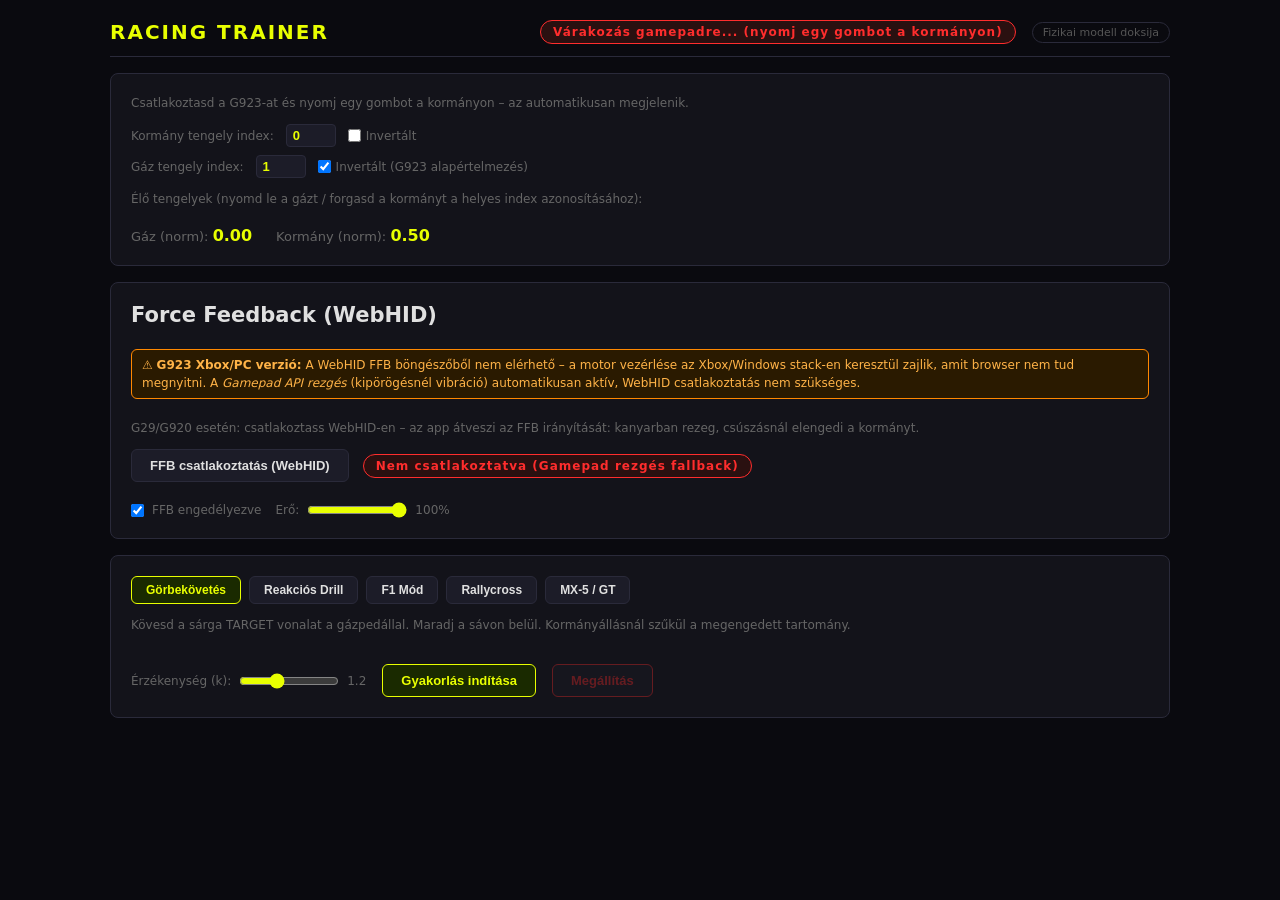
<file: index.html>
<!DOCTYPE html>
<html lang="hu">
<head>
  <meta charset="UTF-8">
  <meta name="viewport" content="width=device-width, initial-scale=1.0">
  <title>Racing Trainer</title>
  <link rel="stylesheet" href="style.css">
</head>
<body>
  <div id="app">
    <header>
      <h1>Racing Trainer</h1>
      <div style="display:flex;align-items:center;gap:16px">
        <div id="device-status" class="status disconnected">Várakozás gamepadre...</div>
        <a href="docs.html" target="_blank" style="font-size:11px;color:#555;text-decoration:none;border:1px solid #2a2a3a;padding:3px 10px;border-radius:12px" onmouseover="this.style.color='#e8ff00'" onmouseout="this.style.color='#555'">Fizikai modell doksija</a>
      </div>
    </header>

    <!-- Setup: axis config -->
    <div id="setup-panel" class="panel">
      <p class="hint">Csatlakoztasd a G923-at és nyomj egy gombot a kormányon – az automatikusan megjelenik.</p>

      <div class="axis-config">
        <div class="axis-row">
          <span>Kormány tengely index:</span>
          <input type="number" id="axis-steer" value="0" min="0" max="15" style="width:50px">
          <label class="inv-label"><input type="checkbox" id="axis-steer-inv"> Invertált</label>
        </div>
        <div class="axis-row">
          <span>Gáz tengely index:</span>
          <input type="number" id="axis-throttle" value="1" min="0" max="15" style="width:50px">
          <label class="inv-label"><input type="checkbox" id="axis-throttle-inv" checked> Invertált (G923 alapértelmezés)</label>
        </div>
      </div>

      <!-- Live axis viewer -->
      <div id="axis-viewer">
        <p class="hint">Élő tengelyek (nyomd le a gázt / forgasd a kormányt a helyes index azonosításához):</p>
        <div id="axis-bars"></div>
      </div>

      <div class="norm-display">
        <span>Gáz (norm): <strong id="disp-throttle">0.00</strong></span>
        <span>Kormány (norm): <strong id="disp-steering">0.50</strong></span>
      </div>
    </div>

    <!-- Force Feedback panel -->
    <div id="ffb-panel" class="panel">
      <h2 style="margin:0 0 10px">Force Feedback (WebHID)</h2>
      <p class="hint" style="background:#2a1a00;border:1px solid #ff8800;color:#ffb347;padding:6px 10px;border-radius:6px;margin-bottom:8px">
        ⚠ <strong>G923 Xbox/PC verzió:</strong> A WebHID FFB böngészőből nem elérhető – a motor vezérlése az Xbox/Windows stack-en keresztül zajlik, amit browser nem tud megnyitni. A <em>Gamepad API rezgés</em> (kipörögésnél vibráció) automatikusan aktív, WebHID csatlakoztatás nem szükséges.
      </p>
      <p class="hint">G29/G920 esetén: csatlakoztass WebHID-en – az app átveszi az FFB irányítását: kanyarban rezeg, csúszásnál elengedi a kormányt.</p>
      <div style="display:flex;align-items:center;gap:14px;flex-wrap:wrap;margin-bottom:8px">
        <button id="btn-ffb-connect">FFB csatlakoztatás (WebHID)</button>
        <div id="ffb-status" class="status disconnected">Nem csatlakoztatva (Gamepad rezgés fallback)</div>
      </div>
      <div style="display:flex;align-items:center;gap:14px;flex-wrap:wrap">
        <label><input type="checkbox" id="ffb-enabled" checked> FFB engedélyezve</label>
        <label>Erő:
          <input type="range" id="ffb-strength" min="0" max="1" step="0.05" value="1">
          <span id="ffb-strength-val">100%</span>
        </label>
      </div>
    </div>

    <div id="mode-panel" class="panel">
      <div class="mode-tabs">
        <button class="tab active" data-mode="curve">Görbekövetés</button>
        <button class="tab" data-mode="reaction">Reakciós Drill</button>
        <button class="tab" data-mode="f1">F1 Mód</button>
        <button class="tab" data-mode="rallycross">Rallycross</button>
        <button class="tab" data-mode="mx5">MX-5 / GT</button>
      </div>
      <div id="mode-desc" class="mode-desc"></div>
      <div class="mode-controls">
        <label>Érzékenység (k): <input type="range" id="sensitivity" min="0.5" max="2.5" step="0.1" value="1.2"><span id="sensitivity-val">1.2</span></label>
        <button id="btn-start">Gyakorlás indítása</button>
        <button id="btn-stop" disabled>Megállítás</button>
      </div>
    </div>

    <div id="canvas-area" class="hidden">
      <canvas id="main-canvas"></canvas>
      <div id="overlay-msg" class="overlay-msg hidden"></div>
    </div>

    <div id="stats-panel" class="panel hidden">
      <h2>Statisztika</h2>
      <div class="stats-grid">
        <div><label>Pontosság</label><span id="stat-accuracy">-</span></div>
        <div><label>Kipörgések</label><span id="stat-spins">-</span></div>
        <div><label>Legjobb sorozat</label><span id="stat-streak">-</span></div>
        <div><label>Reakcióidő átlag</label><span id="stat-reaction">-</span></div>
      </div>
      <button id="btn-export">Exportálás JSON-ba</button>
    </div>
  </div>

  <script type="module" src="js/main.js"></script>
</body>
</html>
</file>
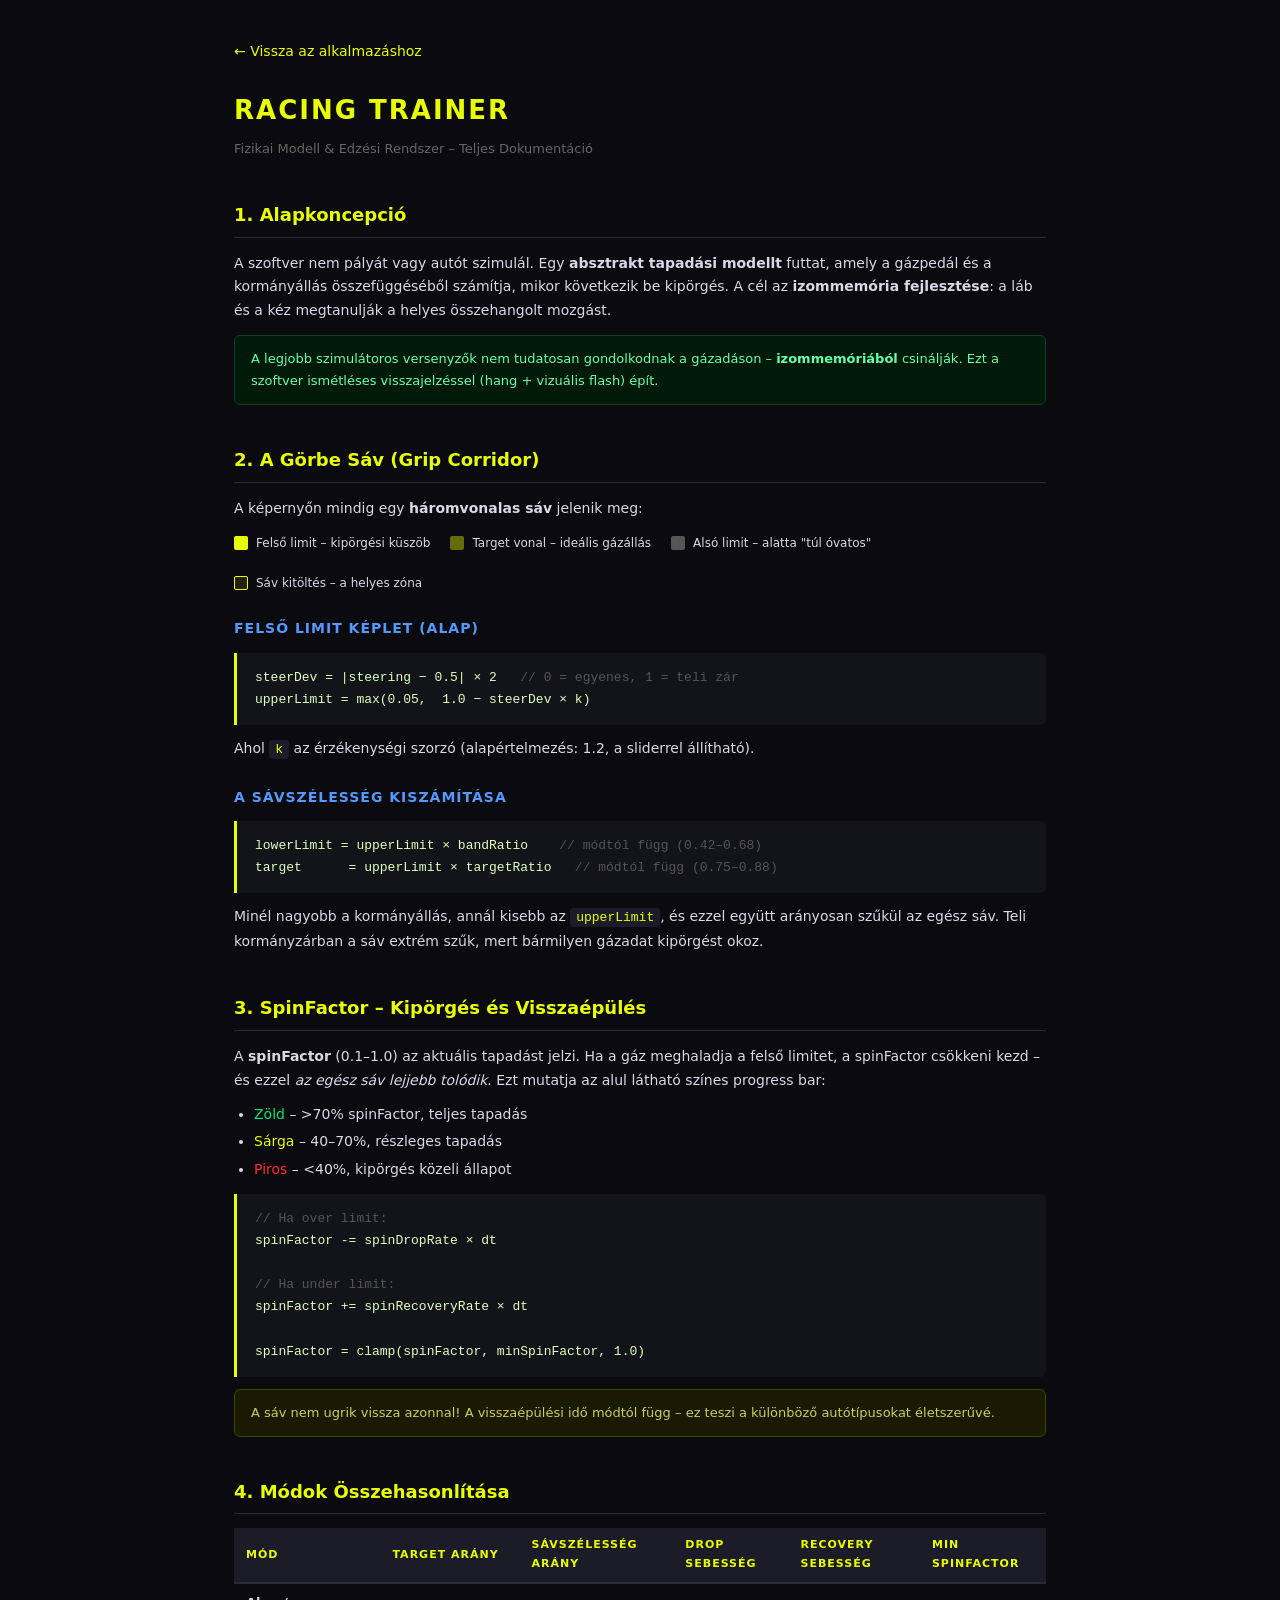
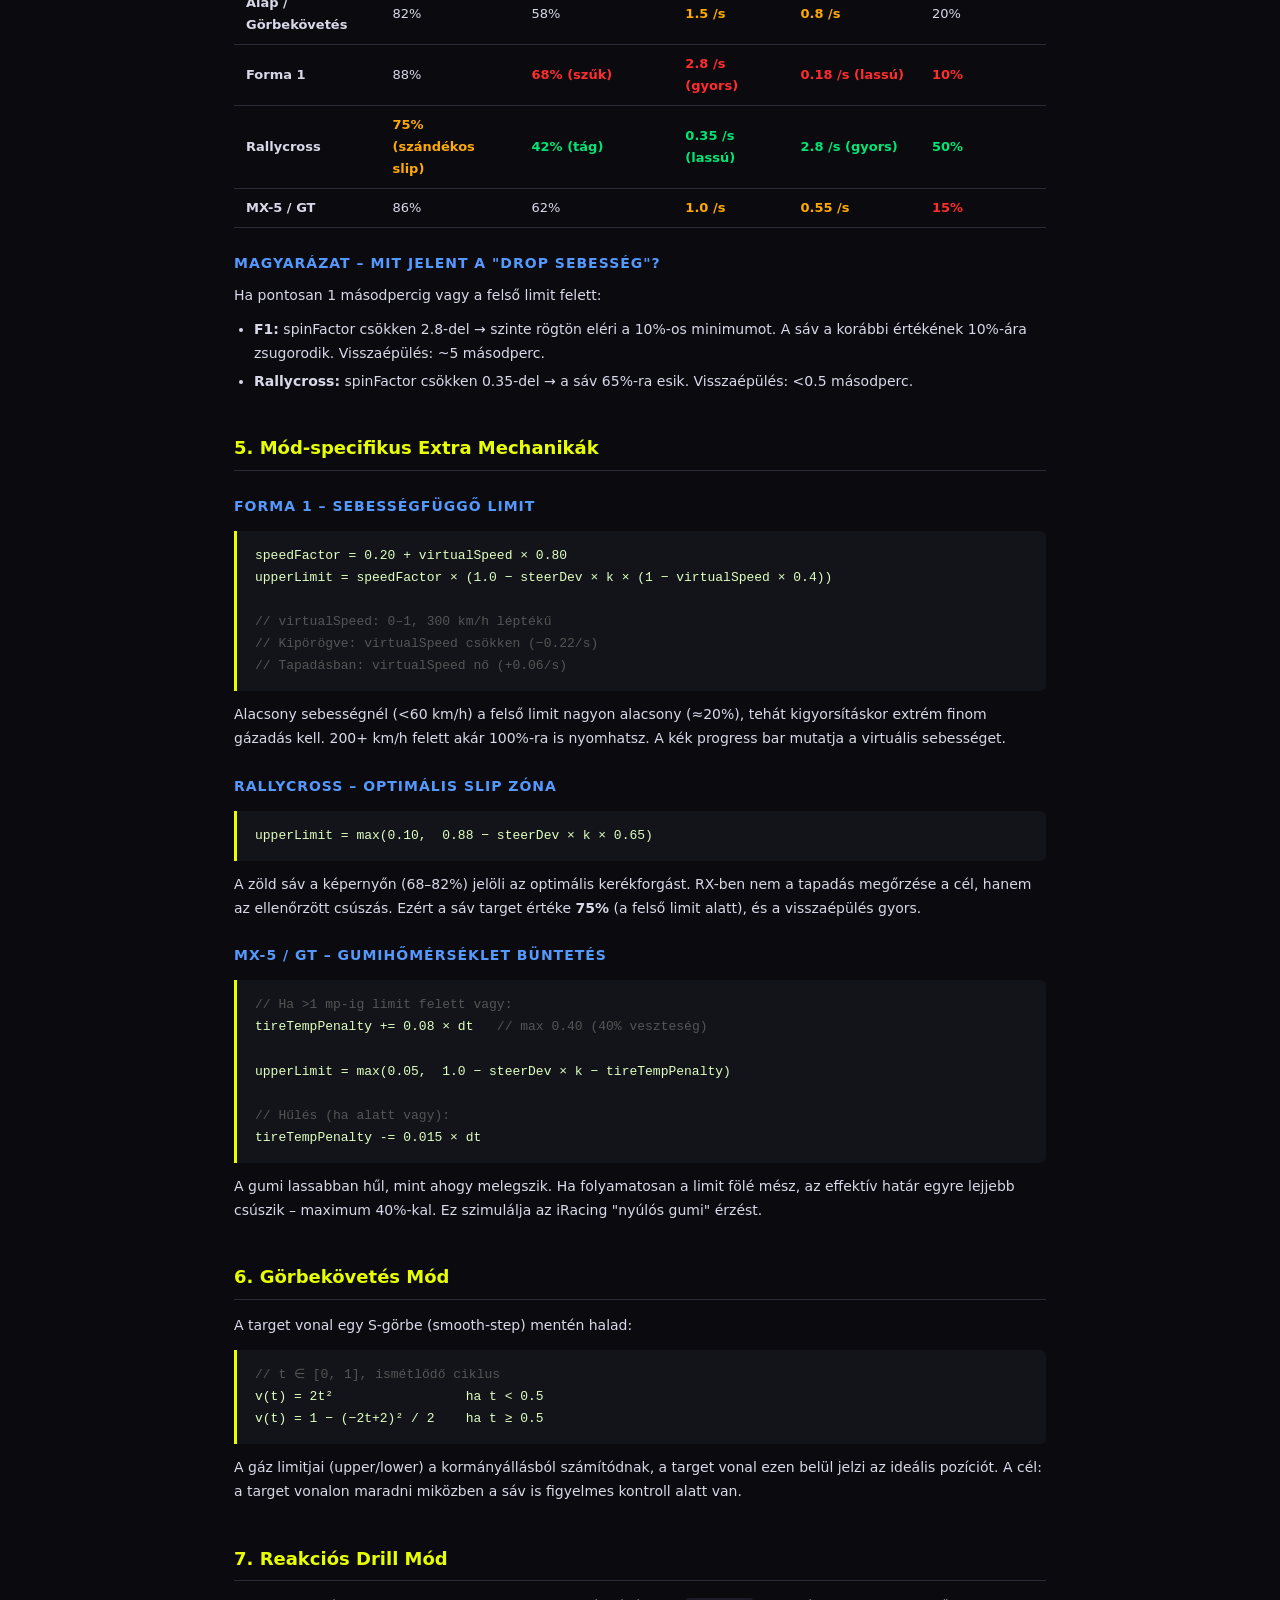
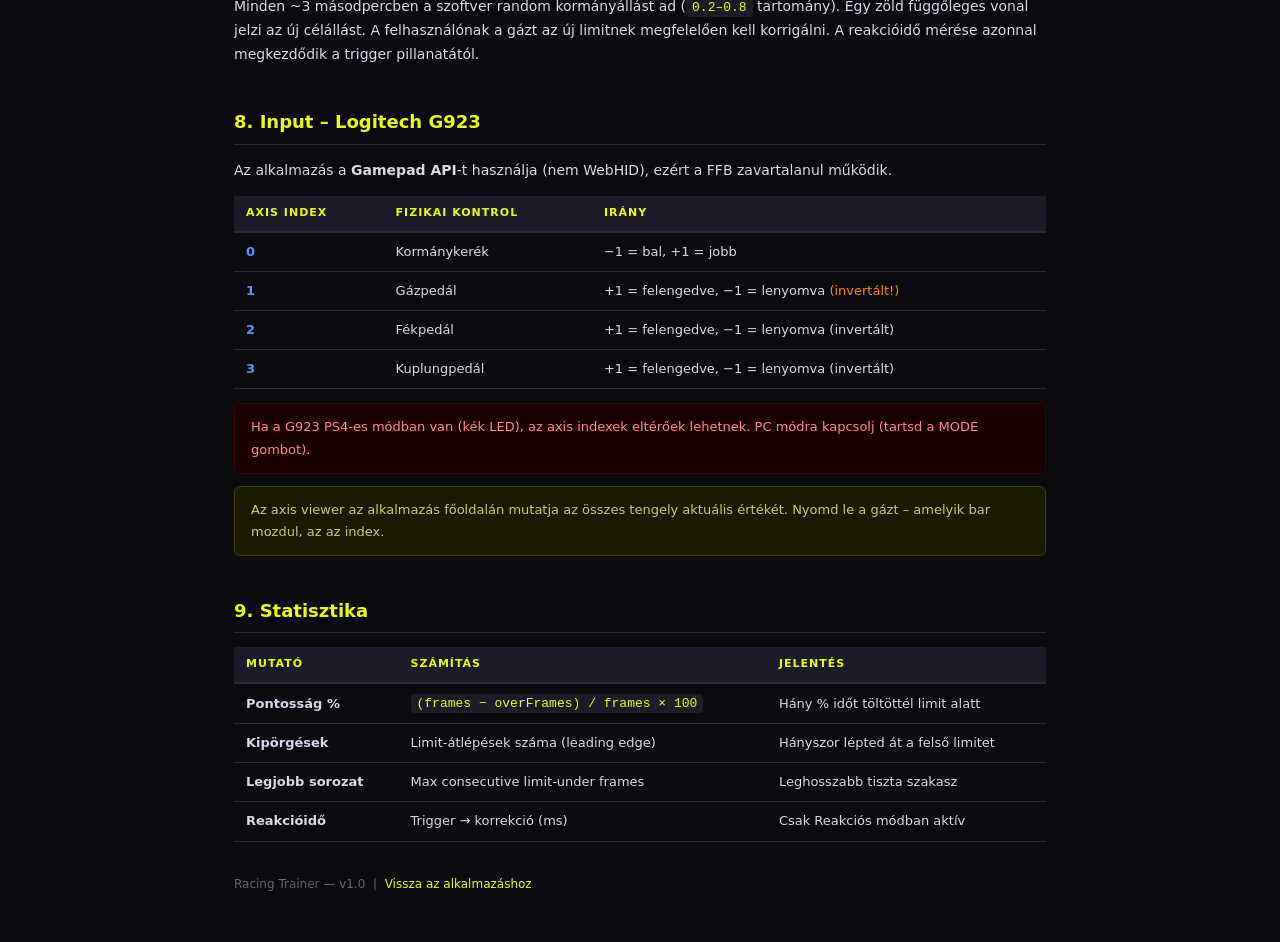
<file: docs.html>
<!DOCTYPE html>
<html lang="hu">
<head>
  <meta charset="UTF-8">
  <title>Racing Trainer – Fizikai Modell Dokumentáció</title>
  <style>
    *, *::before, *::after { box-sizing: border-box; margin: 0; padding: 0; }
    :root {
      --bg: #0a0a0f; --surface: #13131a; --surface2: #1c1c28;
      --accent: #e8ff00; --danger: #ff2d2d; --ok: #00e676;
      --blue: #5599ff; --text: #d8d8e8; --muted: #666; --border: #2a2a3a;
    }
    body { background: var(--bg); color: var(--text); font-family: 'Segoe UI', system-ui, sans-serif;
      font-size: 14px; line-height: 1.7; }
    .page { max-width: 860px; margin: 0 auto; padding: 40px 24px; }
    a { color: var(--accent); text-decoration: none; }
    a:hover { text-decoration: underline; }

    h1 { font-size: 26px; color: var(--accent); letter-spacing: 2px; text-transform: uppercase; margin-bottom: 6px; }
    h2 { font-size: 18px; color: var(--accent); border-bottom: 1px solid var(--border);
         padding-bottom: 6px; margin: 40px 0 14px; }
    h3 { font-size: 14px; color: var(--blue); margin: 24px 0 8px; text-transform: uppercase;
         letter-spacing: 1px; }
    p  { margin-bottom: 10px; color: var(--text); }
    ul { padding-left: 20px; margin-bottom: 10px; }
    li { margin-bottom: 4px; }

    .subtitle { color: var(--muted); font-size: 13px; margin-bottom: 32px; }

    code {
      font-family: 'Consolas', monospace; font-size: 13px;
      background: var(--surface2); color: var(--accent);
      padding: 2px 6px; border-radius: 3px;
    }
    pre {
      background: var(--surface); border: 1px solid var(--border); border-radius: 6px;
      padding: 16px; overflow-x: auto; margin: 12px 0;
      font-family: 'Consolas', monospace; font-size: 13px; color: #c8ffc0;
      line-height: 1.5;
    }
    pre .cm  { color: #555; }
    pre .kw  { color: #5599ff; }
    pre .num { color: #ff9966; }

    .formula-box {
      background: var(--surface); border-left: 3px solid var(--accent);
      border-radius: 0 6px 6px 0; padding: 14px 18px; margin: 12px 0;
      font-family: 'Consolas', monospace; font-size: 13px; color: #e0ffc0;
    }

    table {
      width: 100%; border-collapse: collapse; margin: 14px 0; font-size: 13px;
    }
    th {
      background: var(--surface2); color: var(--accent); text-align: left;
      padding: 8px 12px; border-bottom: 2px solid var(--border);
      text-transform: uppercase; font-size: 11px; letter-spacing: 1px;
    }
    td { padding: 8px 12px; border-bottom: 1px solid var(--border); }
    tr:hover td { background: #12121e; }
    td.good  { color: var(--ok); font-weight: 600; }
    td.bad   { color: var(--danger); font-weight: 600; }
    td.warn  { color: #ffaa00; font-weight: 600; }
    td.blue  { color: var(--blue); font-weight: 600; }

    .note {
      background: #1a1a00; border: 1px solid #444400; border-radius: 6px;
      padding: 12px 16px; margin: 12px 0; font-size: 13px; color: #cccc66;
    }
    .danger-box {
      background: #1a0000; border: 1px solid #440000; border-radius: 6px;
      padding: 12px 16px; margin: 12px 0; font-size: 13px; color: #ff8888;
    }
    .ok-box {
      background: #001a0a; border: 1px solid #004422; border-radius: 6px;
      padding: 12px 16px; margin: 12px 0; font-size: 13px; color: #66ffaa;
    }

    .legend { display: flex; gap: 20px; flex-wrap: wrap; margin: 12px 0; }
    .legend-item { display: flex; align-items: center; gap: 8px; font-size: 12px; }
    .dot { width: 14px; height: 14px; border-radius: 2px; flex-shrink: 0; }

    .back { margin-bottom: 24px; }
  </style>
</head>
<body>
<div class="page">
  <p class="back"><a href="index.html">← Vissza az alkalmazáshoz</a></p>

  <h1>Racing Trainer</h1>
  <p class="subtitle">Fizikai Modell &amp; Edzési Rendszer – Teljes Dokumentáció</p>

  <!-- ═══════════════════════════════════════════════════════ -->
  <h2>1. Alapkoncepció</h2>

  <p>A szoftver nem pályát vagy autót szimulál. Egy <strong>absztrakt tapadási modellt</strong> futtat, amely a gázpedál és a kormányállás összefüggéséből számítja, mikor következik be kipörgés. A cél az <strong>izommemória fejlesztése</strong>: a láb és a kéz megtanulják a helyes összehangolt mozgást.</p>

  <div class="ok-box">
    A legjobb szimulátoros versenyzők nem tudatosan gondolkodnak a gázadáson – <strong>izommemóriából</strong> csinálják. Ezt a szoftver ismétléses visszajelzéssel (hang + vizuális flash) épít.
  </div>

  <!-- ═══════════════════════════════════════════════════════ -->
  <h2>2. A Görbe Sáv (Grip Corridor)</h2>

  <p>A képernyőn mindig egy <strong>háromvonalas sáv</strong> jelenik meg:</p>

  <div class="legend">
    <div class="legend-item"><div class="dot" style="background:#e8ff00"></div> Felső limit – kipörgési küszöb</div>
    <div class="legend-item"><div class="dot" style="background:#e8ff00;opacity:0.4"></div> Target vonal – ideális gázállás</div>
    <div class="legend-item"><div class="dot" style="background:#555"></div> Alsó limit – alatta "túl óvatos"</div>
    <div class="legend-item"><div class="dot" style="background:rgba(232,255,0,0.1);border:1px solid #e8ff00"></div> Sáv kitöltés – a helyes zóna</div>
  </div>

  <h3>Felső limit képlet (alap)</h3>
  <div class="formula-box">
    steerDev = |steering − 0.5| × 2 &nbsp; <span style="color:#555">// 0 = egyenes, 1 = teli zár</span><br>
    upperLimit = max(0.05, &nbsp;1.0 − steerDev × k)
  </div>

  <p>Ahol <code>k</code> az érzékenységi szorzó (alapértelmezés: 1.2, a sliderrel állítható).</p>

  <h3>A sávszélesség kiszámítása</h3>
  <div class="formula-box">
    lowerLimit = upperLimit × bandRatio &nbsp;&nbsp; <span style="color:#555">// módtól függ (0.42–0.68)</span><br>
    target &nbsp;&nbsp;&nbsp;&nbsp; = upperLimit × targetRatio &nbsp; <span style="color:#555">// módtól függ (0.75–0.88)</span>
  </div>

  <p>Minél nagyobb a kormányállás, annál kisebb az <code>upperLimit</code>, és ezzel együtt arányosan szűkül az egész sáv. Teli kormányzárban a sáv extrém szűk, mert bármilyen gázadat kipörgést okoz.</p>

  <!-- ═══════════════════════════════════════════════════════ -->
  <h2>3. SpinFactor – Kipörgés és Visszaépülés</h2>

  <p>A <strong>spinFactor</strong> (0.1–1.0) az aktuális tapadást jelzi. Ha a gáz meghaladja a felső limitet, a spinFactor csökkeni kezd – és ezzel <em>az egész sáv lejjebb tolódik</em>. Ezt mutatja az alul látható színes progress bar:</p>

  <ul>
    <li><span style="color:#00e676">Zöld</span> – &gt;70% spinFactor, teljes tapadás</li>
    <li><span style="color:#e8ff00">Sárga</span> – 40–70%, részleges tapadás</li>
    <li><span style="color:#ff2d2d">Piros</span> – &lt;40%, kipörgés közeli állapot</li>
  </ul>

  <div class="formula-box">
    <span style="color:#555">// Ha over limit:</span><br>
    spinFactor -= spinDropRate × dt<br><br>
    <span style="color:#555">// Ha under limit:</span><br>
    spinFactor += spinRecoveryRate × dt<br><br>
    spinFactor = clamp(spinFactor, minSpinFactor, 1.0)
  </div>

  <div class="note">
    A sáv nem ugrik vissza azonnal! A visszaépülési idő módtól függ – ez teszi a különböző autótípusokat életszerűvé.
  </div>

  <!-- ═══════════════════════════════════════════════════════ -->
  <h2>4. Módok Összehasonlítása</h2>

  <table>
    <thead>
      <tr>
        <th>Mód</th>
        <th>Target arány</th>
        <th>Sávszélesség arány</th>
        <th>Drop sebesség</th>
        <th>Recovery sebesség</th>
        <th>Min spinFactor</th>
      </tr>
    </thead>
    <tbody>
      <tr>
        <td><strong>Alap / Görbekövetés</strong></td>
        <td>82%</td><td>58%</td>
        <td class="warn">1.5 /s</td>
        <td class="warn">0.8 /s</td>
        <td>20%</td>
      </tr>
      <tr>
        <td><strong>Forma 1</strong></td>
        <td>88%</td><td class="bad">68% (szűk)</td>
        <td class="bad">2.8 /s (gyors)</td>
        <td class="bad">0.18 /s (lassú)</td>
        <td class="bad">10%</td>
      </tr>
      <tr>
        <td><strong>Rallycross</strong></td>
        <td class="warn">75% (szándékos slip)</td><td class="good">42% (tág)</td>
        <td class="good">0.35 /s (lassú)</td>
        <td class="good">2.8 /s (gyors)</td>
        <td class="good">50%</td>
      </tr>
      <tr>
        <td><strong>MX-5 / GT</strong></td>
        <td>86%</td><td>62%</td>
        <td class="warn">1.0 /s</td>
        <td class="warn">0.55 /s</td>
        <td class="bad">15%</td>
      </tr>
    </tbody>
  </table>

  <h3>Magyarázat – mit jelent a "drop sebesség"?</h3>
  <p>Ha pontosan 1 másodpercig vagy a felső limit felett:</p>
  <ul>
    <li><strong>F1:</strong> spinFactor csökken 2.8-del → szinte rögtön eléri a 10%-os minimumot. A sáv a korábbi értékének 10%-ára zsugorodik. Visszaépülés: ~5 másodperc.</li>
    <li><strong>Rallycross:</strong> spinFactor csökken 0.35-del → a sáv 65%-ra esik. Visszaépülés: &lt;0.5 másodperc.</li>
  </ul>

  <!-- ═══════════════════════════════════════════════════════ -->
  <h2>5. Mód-specifikus Extra Mechanikák</h2>

  <h3>Forma 1 – Sebességfüggő Limit</h3>
  <div class="formula-box">
    speedFactor = 0.20 + virtualSpeed × 0.80<br>
    upperLimit = speedFactor × (1.0 − steerDev × k × (1 − virtualSpeed × 0.4))<br><br>
    <span style="color:#555">// virtualSpeed: 0–1, 300 km/h léptékű<br>
    // Kipörögve: virtualSpeed csökken (−0.22/s)<br>
    // Tapadásban: virtualSpeed nő (+0.06/s)</span>
  </div>
  <p>Alacsony sebességnél (&lt;60 km/h) a felső limit nagyon alacsony (≈20%), tehát kigyorsításkor extrém finom gázadás kell. 200+ km/h felett akár 100%-ra is nyomhatsz. A kék progress bar mutatja a virtuális sebességet.</p>

  <h3>Rallycross – Optimális Slip Zóna</h3>
  <div class="formula-box">
    upperLimit = max(0.10, &nbsp;0.88 − steerDev × k × 0.65)
  </div>
  <p>A zöld sáv a képernyőn (68–82%) jelöli az optimális kerékforgást. RX-ben nem a tapadás megőrzése a cél, hanem az ellenőrzött csúszás. Ezért a sáv target értéke <strong>75%</strong> (a felső limit alatt), és a visszaépülés gyors.</p>

  <h3>MX-5 / GT – Gumihőmérséklet Büntetés</h3>
  <div class="formula-box">
    <span style="color:#555">// Ha &gt;1 mp-ig limit felett vagy:</span><br>
    tireTempPenalty += 0.08 × dt &nbsp; <span style="color:#555">// max 0.40 (40% veszteség)</span><br><br>
    upperLimit = max(0.05, &nbsp;1.0 − steerDev × k − tireTempPenalty)<br><br>
    <span style="color:#555">// Hűlés (ha alatt vagy):</span><br>
    tireTempPenalty -= 0.015 × dt
  </div>
  <p>A gumi lassabban hűl, mint ahogy melegszik. Ha folyamatosan a limit fölé mész, az effektív határ egyre lejjebb csúszik – maximum 40%-kal. Ez szimulálja az iRacing "nyúlós gumi" érzést.</p>

  <!-- ═══════════════════════════════════════════════════════ -->
  <h2>6. Görbekövetés Mód</h2>
  <p>A target vonal egy S-görbe (smooth-step) mentén halad:</p>
  <div class="formula-box">
    <span style="color:#555">// t ∈ [0, 1], ismétlődő ciklus</span><br>
    v(t) = 2t² &nbsp;&nbsp;&nbsp;&nbsp;&nbsp;&nbsp;&nbsp;&nbsp;&nbsp;&nbsp;&nbsp;&nbsp;&nbsp;&nbsp;&nbsp; ha t &lt; 0.5<br>
    v(t) = 1 − (−2t+2)² / 2 &nbsp;&nbsp; ha t ≥ 0.5
  </div>
  <p>A gáz limitjai (upper/lower) a kormányállásból számítódnak, a target vonal ezen belül jelzi az ideális pozíciót. A cél: a target vonalon maradni miközben a sáv is figyelmes kontroll alatt van.</p>

  <!-- ═══════════════════════════════════════════════════════ -->
  <h2>7. Reakciós Drill Mód</h2>
  <p>Minden ~3 másodpercben a szoftver random kormányállást ad (<code>0.2–0.8</code> tartomány). Egy zöld függőleges vonal jelzi az új célállást. A felhasználónak a gázt az új limitnek megfelelően kell korrigálni. A reakcióidő mérése azonnal megkezdődik a trigger pillanatától.</p>

  <!-- ═══════════════════════════════════════════════════════ -->
  <h2>8. Input – Logitech G923</h2>

  <p>Az alkalmazás a <strong>Gamepad API</strong>-t használja (nem WebHID), ezért a FFB zavartalanul működik.</p>

  <table>
    <thead>
      <tr><th>Axis index</th><th>Fizikai kontrol</th><th>Irány</th></tr>
    </thead>
    <tbody>
      <tr><td class="blue">0</td><td>Kormánykerék</td><td>−1 = bal, +1 = jobb</td></tr>
      <tr><td class="blue">1</td><td>Gázpedál</td><td>+1 = felengedve, −1 = lenyomva <span style="color:#ff8800">(invertált!)</span></td></tr>
      <tr><td class="blue">2</td><td>Fékpedál</td><td>+1 = felengedve, −1 = lenyomva (invertált)</td></tr>
      <tr><td class="blue">3</td><td>Kuplungpedál</td><td>+1 = felengedve, −1 = lenyomva (invertált)</td></tr>
    </tbody>
  </table>

  <div class="danger-box">
    Ha a G923 PS4-es módban van (kék LED), az axis indexek eltérőek lehetnek. PC módra kapcsolj (tartsd a MODE gombot).
  </div>

  <div class="note">
    Az axis viewer az alkalmazás főoldalán mutatja az összes tengely aktuális értékét. Nyomd le a gázt – amelyik bar mozdul, az az index.
  </div>

  <!-- ═══════════════════════════════════════════════════════ -->
  <h2>9. Statisztika</h2>

  <table>
    <thead>
      <tr><th>Mutató</th><th>Számítás</th><th>Jelentés</th></tr>
    </thead>
    <tbody>
      <tr>
        <td><strong>Pontosság %</strong></td>
        <td><code>(frames − overFrames) / frames × 100</code></td>
        <td>Hány % időt töltöttél limit alatt</td>
      </tr>
      <tr>
        <td><strong>Kipörgések</strong></td>
        <td>Limit-átlépések száma (leading edge)</td>
        <td>Hányszor lépted át a felső limitet</td>
      </tr>
      <tr>
        <td><strong>Legjobb sorozat</strong></td>
        <td>Max consecutive limit-under frames</td>
        <td>Leghosszabb tiszta szakasz</td>
      </tr>
      <tr>
        <td><strong>Reakcióidő</strong></td>
        <td>Trigger → korrekció (ms)</td>
        <td>Csak Reakciós módban aktív</td>
      </tr>
    </tbody>
  </table>

  <p style="margin-top:32px;color:var(--muted);font-size:12px;">
    Racing Trainer — v1.0 &nbsp;|&nbsp; <a href="index.html">Vissza az alkalmazáshoz</a>
  </p>
</div>
</body>
</html>
</file>
<file: style.css>
*, *::before, *::after { box-sizing: border-box; margin: 0; padding: 0; }

:root {
  --bg: #0a0a0f;
  --surface: #13131a;
  --surface2: #1c1c28;
  --accent: #e8ff00;
  --danger: #ff2d2d;
  --ok: #00e676;
  --text: #e0e0e0;
  --muted: #666;
  --border: #2a2a3a;
}

body {
  background: var(--bg);
  color: var(--text);
  font-family: 'Segoe UI', system-ui, sans-serif;
  font-size: 14px;
  min-height: 100vh;
}

#app {
  max-width: 1100px;
  margin: 0 auto;
  padding: 20px;
  display: flex;
  flex-direction: column;
  gap: 16px;
}

header {
  display: flex;
  align-items: center;
  justify-content: space-between;
  border-bottom: 1px solid var(--border);
  padding-bottom: 12px;
}

h1 {
  font-size: 20px;
  font-weight: 700;
  letter-spacing: 2px;
  text-transform: uppercase;
  color: var(--accent);
}

.status {
  font-size: 12px;
  padding: 4px 12px;
  border-radius: 20px;
  font-weight: 600;
  letter-spacing: 1px;
}
.status.disconnected { background: #2a1010; color: var(--danger); border: 1px solid var(--danger); }
.status.connected { background: #0a2a1a; color: var(--ok); border: 1px solid var(--ok); }
.status.calibrating { background: #2a2a00; color: var(--accent); border: 1px solid var(--accent); }

.panel {
  background: var(--surface);
  border: 1px solid var(--border);
  border-radius: 8px;
  padding: 20px;
  display: flex;
  flex-direction: column;
  gap: 12px;
}

button {
  background: var(--surface2);
  color: var(--text);
  border: 1px solid var(--border);
  border-radius: 6px;
  padding: 8px 18px;
  cursor: pointer;
  font-size: 13px;
  font-weight: 600;
  transition: background 0.15s, border-color 0.15s;
}
button:hover:not(:disabled) { background: #252535; border-color: var(--accent); color: var(--accent); }
button:disabled { opacity: 0.35; cursor: not-allowed; }
button#btn-start { background: #1a2a00; color: var(--accent); border-color: var(--accent); }
button#btn-start:hover:not(:disabled) { background: #2a3f00; }
button#btn-stop { border-color: var(--danger); color: var(--danger); }

.mode-tabs { display: flex; gap: 8px; flex-wrap: wrap; }
.tab { font-size: 12px; padding: 6px 14px; }
.tab.active { background: #1a2a00; color: var(--accent); border-color: var(--accent); }

.mode-desc {
  font-size: 12px;
  color: var(--muted);
  min-height: 36px;
  line-height: 1.6;
}

.mode-controls {
  display: flex;
  align-items: center;
  gap: 16px;
  flex-wrap: wrap;
}

label {
  display: flex;
  align-items: center;
  gap: 8px;
  font-size: 12px;
  color: var(--muted);
}
input[type=range] { accent-color: var(--accent); width: 100px; }

#canvas-area {
  position: relative;
  background: var(--surface);
  border: 1px solid var(--border);
  border-radius: 8px;
  overflow: hidden;
}

#main-canvas {
  display: block;
  width: 100%;
}

.overlay-msg {
  position: absolute;
  inset: 0;
  display: flex;
  align-items: center;
  justify-content: center;
  font-size: 48px;
  font-weight: 900;
  letter-spacing: 4px;
  pointer-events: none;
  animation: flash 0.3s ease-out;
}
.overlay-msg.danger { color: var(--danger); background: rgba(255,45,45,0.15); }
.overlay-msg.ok { color: var(--ok); background: rgba(0,230,118,0.08); }

@keyframes flash {
  from { opacity: 1; }
  to   { opacity: 0; }
}

.hint { font-size: 12px; color: var(--muted); line-height: 1.5; }

.axis-config { display: flex; flex-direction: column; gap: 8px; }
.axis-row {
  display: flex;
  align-items: center;
  gap: 12px;
  font-size: 12px;
  color: var(--muted);
}
.axis-row input[type=number] {
  background: var(--surface2);
  border: 1px solid var(--border);
  border-radius: 4px;
  color: var(--accent);
  padding: 3px 6px;
  font-size: 13px;
  font-weight: 700;
}
.inv-label { display: flex; align-items: center; gap: 5px; }

#axis-viewer { display: flex; flex-direction: column; gap: 6px; }
#axis-bars { display: flex; flex-direction: column; gap: 4px; max-height: 200px; overflow-y: auto; }
.abar { display: flex; align-items: center; gap: 8px; font-size: 11px; }
.abar-label { color: var(--muted); width: 22px; flex-shrink: 0; }
.abar-track { flex: 1; height: 8px; background: #1c1c28; border-radius: 4px; overflow: hidden; }
.abar-fill { height: 100%; border-radius: 4px; transition: width 0.05s; }
.abar-val { color: var(--accent); width: 38px; text-align: right; font-family: monospace; }

.norm-display {
  display: flex;
  gap: 24px;
  font-size: 13px;
  color: var(--muted);
}
.norm-display strong { color: var(--accent); font-size: 16px; }

.stats-grid {
  display: grid;
  grid-template-columns: repeat(4, 1fr);
  gap: 12px;
}
.stats-grid div {
  background: var(--surface2);
  border: 1px solid var(--border);
  border-radius: 6px;
  padding: 12px;
  display: flex;
  flex-direction: column;
  gap: 6px;
}
.stats-grid label { font-size: 11px; color: var(--muted); text-transform: uppercase; letter-spacing: 1px; }
.stats-grid span { font-size: 22px; font-weight: 700; color: var(--accent); }

.hidden { display: none !important; }
</file>
